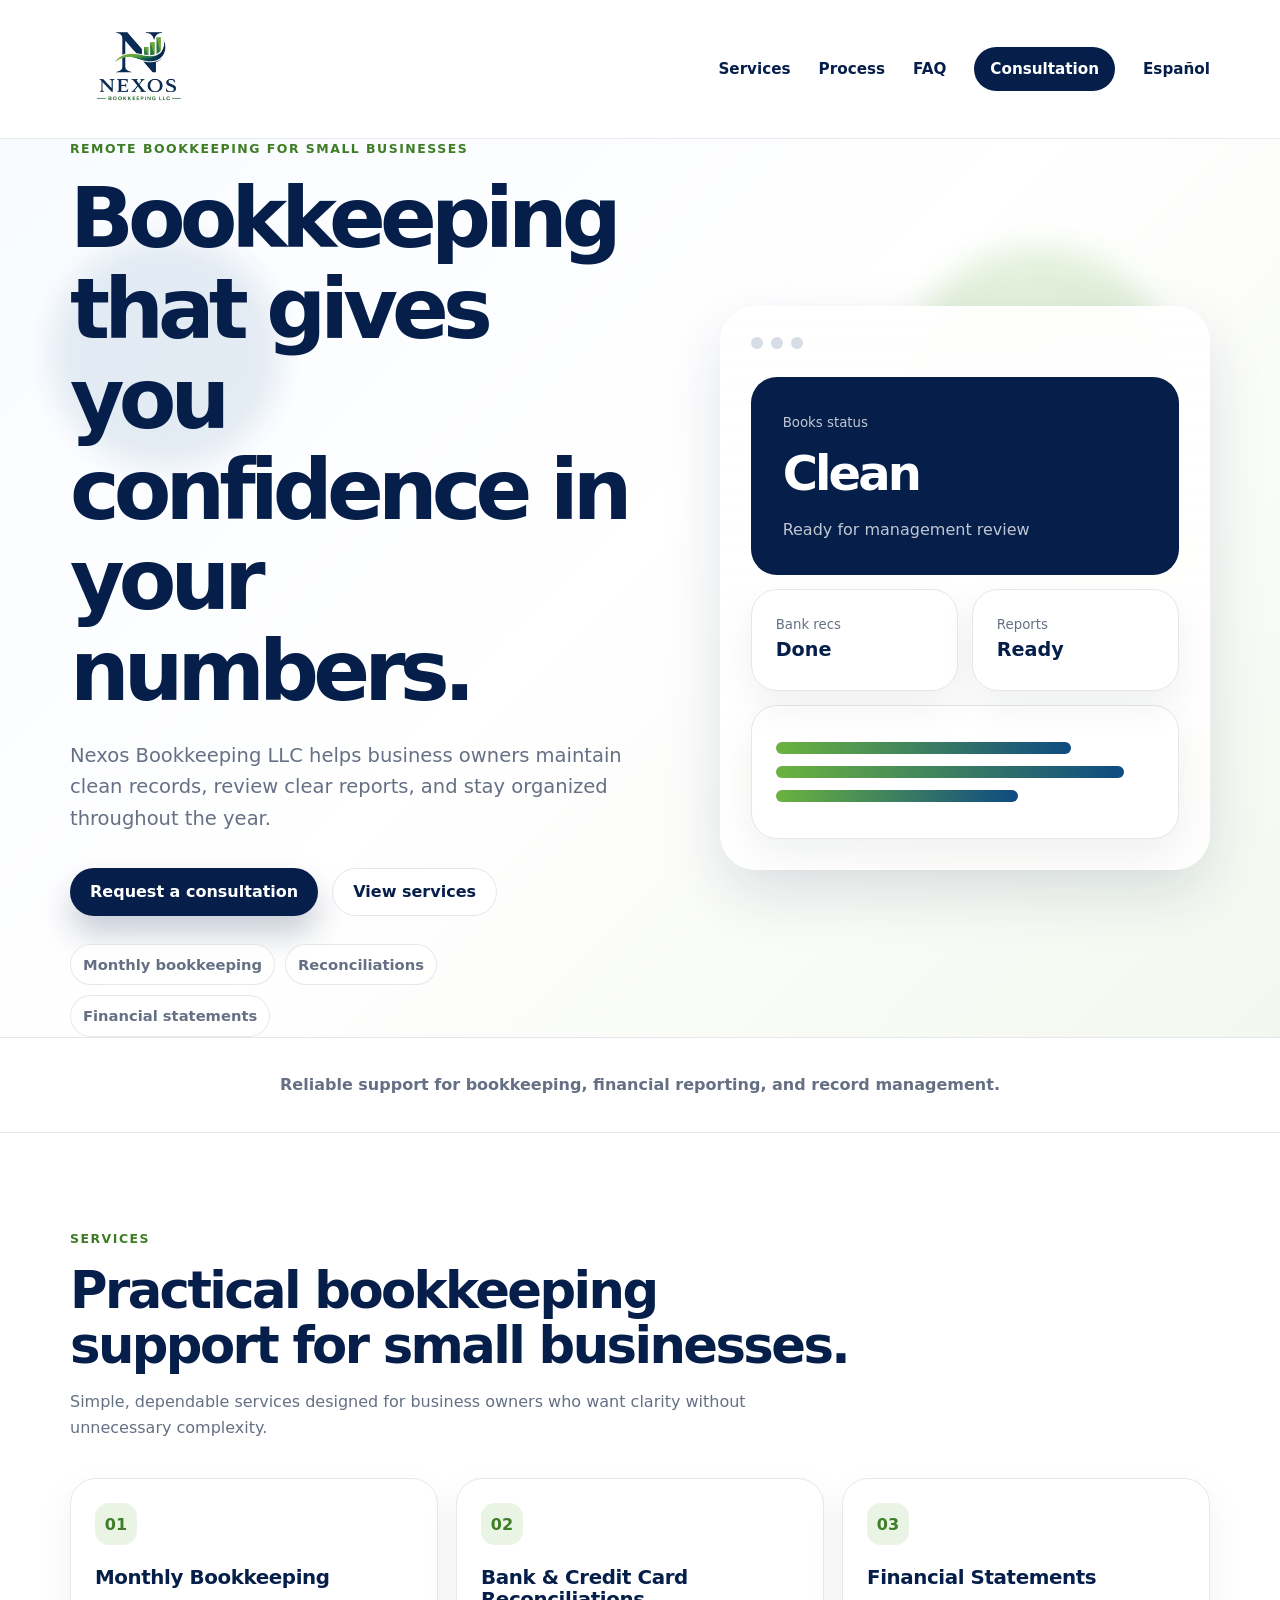
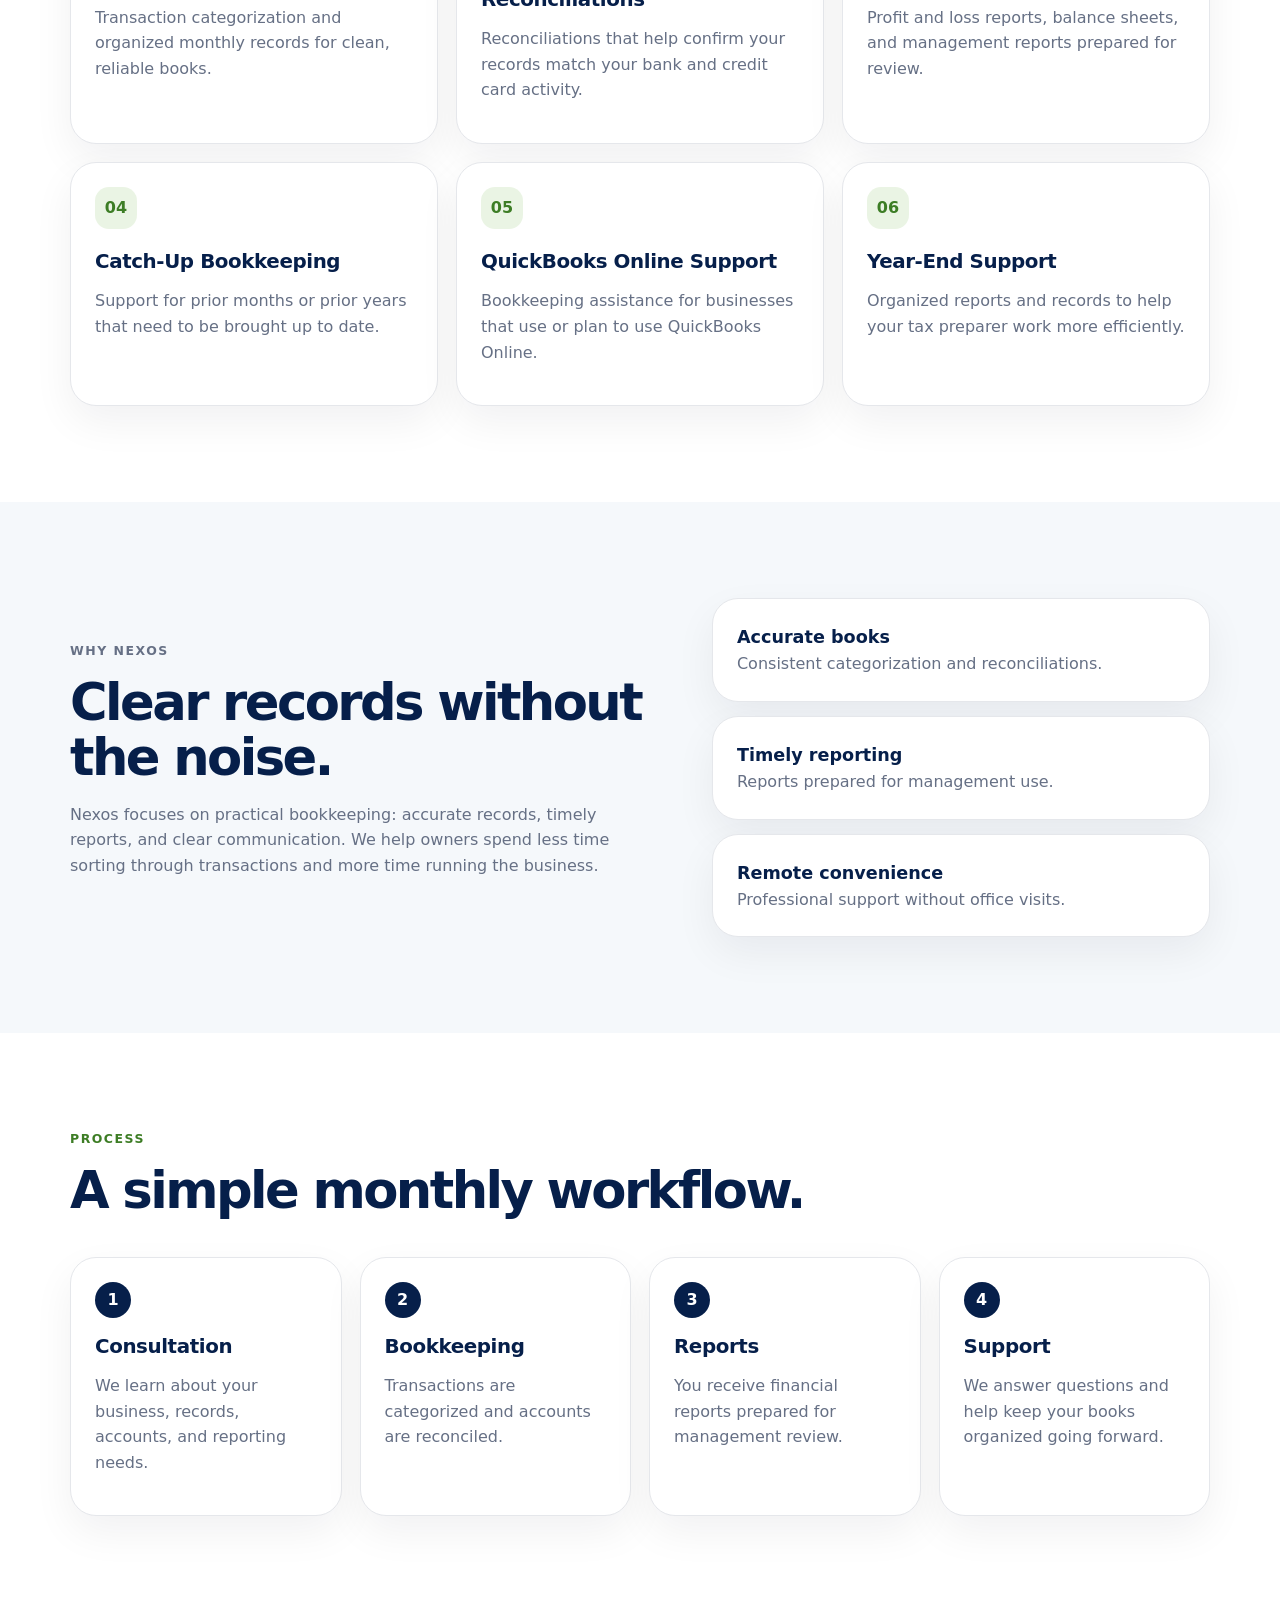
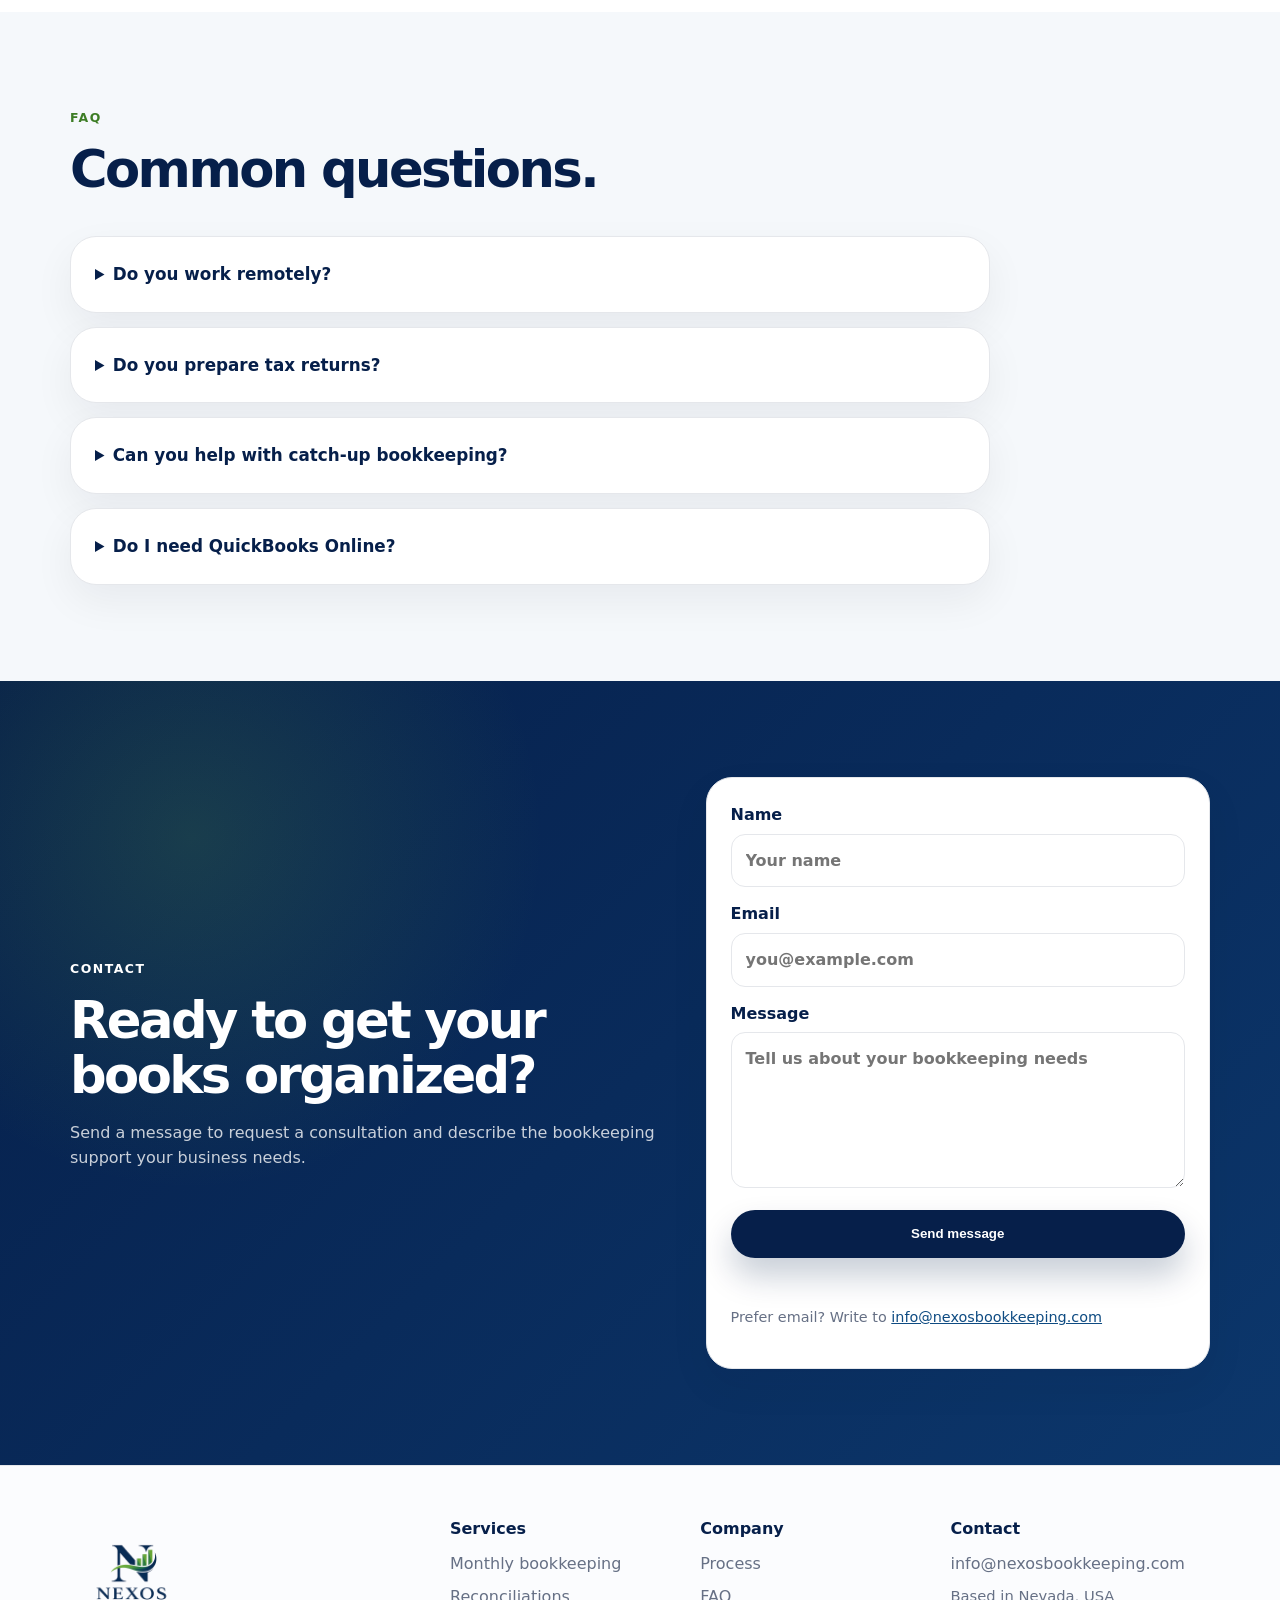
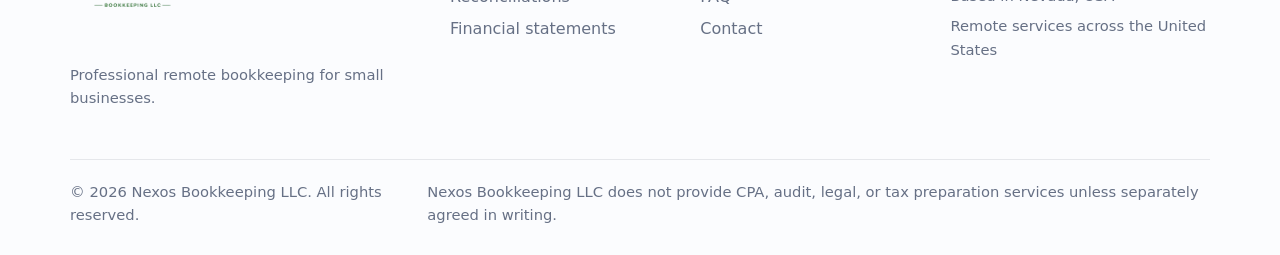
<file: index.html>
<!doctype html>
<html lang="en">
<head>
  <meta charset="utf-8">
  <meta name="viewport" content="width=device-width, initial-scale=1">
  <title>Nexos Bookkeeping LLC | Remote Bookkeeping for Small Businesses</title>
  <meta name="description" content="Remote bookkeeping for small businesses. Monthly bookkeeping, reconciliations, financial statements, catch-up bookkeeping, and year-end support.">
  <meta name="theme-color" content="#061f4a">
  <meta property="og:title" content="Nexos Bookkeeping LLC">
  <meta property="og:description" content="Professional remote bookkeeping for small businesses.">
  <meta property="og:type" content="website">
  <meta property="og:url" content="https://nexosbookkeeping.com">
  <meta property="og:image" content="https://nexosbookkeeping.com/logo.png">
  <link rel="icon" href="favicon.png">
  <link rel="stylesheet" href="styles.css">
  <script type="application/ld+json">
  {
    "@context": "https://schema.org",
    "@type": "AccountingService",
    "name": "Nexos Bookkeeping LLC",
    "url": "https://nexosbookkeeping.com",
    "email": "info@nexosbookkeeping.com",
    "areaServed": "United States",
    "address": {
      "@type": "PostalAddress",
      "addressRegion": "NV",
      "addressCountry": "US"
    },
    "description": "Remote bookkeeping services for small businesses."
  }
  </script>
<link rel="canonical" href="https://nexosbookkeeping.com/">
<link rel="alternate" hreflang="en" href="https://nexosbookkeeping.com/">
<link rel="alternate" hreflang="es" href="https://nexosbookkeeping.com/es.html">
<link rel="alternate" hreflang="x-default" href="https://nexosbookkeeping.com/">
</head>
<body>
  <header class="site-header">
    <div class="container nav">
      <a class="brand" href="#top" aria-label="Nexos Bookkeeping LLC home">
        <img src="logo.png" alt="Nexos Bookkeeping LLC logo">
      </a>
      <button class="menu-button" id="menuButton" aria-label="Open navigation">Menu</button>
      <nav id="navLinks">
        <a href="#services">Services</a>
        <a href="#process">Process</a>
        <a href="#faq">FAQ</a>
        <a href="#contact" class="nav-cta">Consultation</a>
        <a href="es.html">Español</a>
      </nav>
    </div>
  </header>

  <main id="top">
    <section class="hero">
      <div class="orb orb-one"></div>
      <div class="orb orb-two"></div>
      <div class="container hero-grid">
        <div class="hero-copy reveal">
          <p class="eyebrow">Remote bookkeeping for small businesses</p>
          <h1>Bookkeeping that gives you confidence in your numbers.</h1>
          <p class="lead">
            Nexos Bookkeeping LLC helps business owners maintain clean records, review clear reports,
            and stay organized throughout the year.
          </p>
          <div class="hero-actions">
            <a class="button primary" href="#contact">Request a consultation</a>
            <a class="button secondary" href="#services">View services</a>
          </div>
          <div class="trust-pills" aria-label="Key services">
            <span>Monthly bookkeeping</span>
            <span>Reconciliations</span>
            <span>Financial statements</span>
          </div>
        </div>

        <aside class="insight-card reveal" aria-label="Bookkeeping status preview">
          <div class="window-dots"><span></span><span></span><span></span></div>
          <div class="status-card">
            <small>Books status</small>
            <strong>Clean</strong>
            <p>Ready for management review</p>
          </div>
          <div class="insight-grid">
            <div>
              <small>Bank recs</small>
              <strong>Done</strong>
            </div>
            <div>
              <small>Reports</small>
              <strong>Ready</strong>
            </div>
          </div>
          <div class="progress-list">
            <span></span>
            <span></span>
            <span></span>
          </div>
        </aside>
      </div>
    </section>

    <section class="statement-strip">
      <div class="container">
        <p>Reliable support for bookkeeping, financial reporting, and record management.</p>
      </div>
    </section>

    <section class="section" id="services">
      <div class="container">
        <div class="section-heading reveal">
          <p class="eyebrow">Services</p>
          <h2>Practical bookkeeping support for small businesses.</h2>
          <p>Simple, dependable services designed for business owners who want clarity without unnecessary complexity.</p>
        </div>

        <div class="service-grid">
          <article class="service-card reveal">
            <span class="service-number">01</span>
            <h3>Monthly Bookkeeping</h3>
            <p>Transaction categorization and organized monthly records for clean, reliable books.</p>
          </article>
          <article class="service-card reveal">
            <span class="service-number">02</span>
            <h3>Bank & Credit Card Reconciliations</h3>
            <p>Reconciliations that help confirm your records match your bank and credit card activity.</p>
          </article>
          <article class="service-card reveal">
            <span class="service-number">03</span>
            <h3>Financial Statements</h3>
            <p>Profit and loss reports, balance sheets, and management reports prepared for review.</p>
          </article>
          <article class="service-card reveal">
            <span class="service-number">04</span>
            <h3>Catch-Up Bookkeeping</h3>
            <p>Support for prior months or prior years that need to be brought up to date.</p>
          </article>
          <article class="service-card reveal">
            <span class="service-number">05</span>
            <h3>QuickBooks Online Support</h3>
            <p>Bookkeeping assistance for businesses that use or plan to use QuickBooks Online.</p>
          </article>
          <article class="service-card reveal">
            <span class="service-number">06</span>
            <h3>Year-End Support</h3>
            <p>Organized reports and records to help your tax preparer work more efficiently.</p>
          </article>
        </div>
      </div>
    </section>

    <section class="section soft">
      <div class="container split">
        <div class="reveal">
          <p class="eyebrow">Why Nexos</p>
          <h2>Clear records without the noise.</h2>
          <p>
            Nexos focuses on practical bookkeeping: accurate records, timely reports, and clear communication.
            We help owners spend less time sorting through transactions and more time running the business.
          </p>
        </div>
        <div class="feature-stack reveal">
          <div>
            <strong>Accurate books</strong>
            <span>Consistent categorization and reconciliations.</span>
          </div>
          <div>
            <strong>Timely reporting</strong>
            <span>Reports prepared for management use.</span>
          </div>
          <div>
            <strong>Remote convenience</strong>
            <span>Professional support without office visits.</span>
          </div>
        </div>
      </div>
    </section>

    <section class="section" id="process">
      <div class="container">
        <div class="section-heading reveal">
          <p class="eyebrow">Process</p>
          <h2>A simple monthly workflow.</h2>
        </div>
        <div class="process-grid">
          <div class="process-card reveal">
            <span>1</span>
            <h3>Consultation</h3>
            <p>We learn about your business, records, accounts, and reporting needs.</p>
          </div>
          <div class="process-card reveal">
            <span>2</span>
            <h3>Bookkeeping</h3>
            <p>Transactions are categorized and accounts are reconciled.</p>
          </div>
          <div class="process-card reveal">
            <span>3</span>
            <h3>Reports</h3>
            <p>You receive financial reports prepared for management review.</p>
          </div>
          <div class="process-card reveal">
            <span>4</span>
            <h3>Support</h3>
            <p>We answer questions and help keep your books organized going forward.</p>
          </div>
        </div>
      </div>
    </section>

    <section class="section soft" id="faq">
      <div class="container">
        <div class="section-heading reveal">
          <p class="eyebrow">FAQ</p>
          <h2>Common questions.</h2>
        </div>
        <div class="faq-list">
          <details class="reveal">
            <summary>Do you work remotely?</summary>
            <p>Yes. Nexos provides remote bookkeeping services for small businesses.</p>
          </details>
          <details class="reveal">
            <summary>Do you prepare tax returns?</summary>
            <p>No. Nexos Bookkeeping LLC does not provide tax preparation unless separately agreed in writing.</p>
          </details>
          <details class="reveal">
            <summary>Can you help with catch-up bookkeeping?</summary>
            <p>Yes. We can help bring prior months or prior years of records up to date.</p>
          </details>
          <details class="reveal">
            <summary>Do I need QuickBooks Online?</summary>
            <p>Not always. We can discuss the best workflow for your business during the consultation.</p>
          </details>
        </div>
      </div>
    </section>

    <section class="contact-section" id="contact">
      <div class="container contact-grid reveal">
        <div>
          <p class="eyebrow light">Contact</p>
          <h2>Ready to get your books organized?</h2>
          <p>Send a message to request a consultation and describe the bookkeeping support your business needs.</p>
        </div>

        <form class="contact-form" id="contactForm" action="https://formspree.io/f/meebbgje" method="POST" onsubmit="submitContactForm(event)">
          <label>
            Name
            <input name="name" type="text" placeholder="Your name" required>
          </label>
          <label>
            Email
            <input name="email" type="email" placeholder="you@example.com" required>
          </label>
          <label>
            Message
            <textarea name="message" rows="5" placeholder="Tell us about your bookkeeping needs" required></textarea>
          </label>

          <input type="hidden" name="_subject" value="New website inquiry from Nexos Bookkeeping">
          <button class="button primary full" id="contactSubmit" type="submit">Send message</button>
          <p class="form-status" id="formStatus" aria-live="polite"></p>

          <p class="form-note">
            Prefer email? Write to <a href="mailto:info@nexosbookkeeping.com">info@nexosbookkeeping.com</a>
          </p>
        </form>
      </div>
    </section>
  </main>

  <footer>
    <div class="container footer-grid">
      <div>
        <img src="logo.png" alt="Nexos Bookkeeping LLC logo" class="footer-logo">
        <p>Professional remote bookkeeping for small businesses.</p>
      </div>
      <div>
        <h4>Services</h4>
        <a href="#services">Monthly bookkeeping</a>
        <a href="#services">Reconciliations</a>
        <a href="#services">Financial statements</a>
      </div>
      <div>
        <h4>Company</h4>
        <a href="#process">Process</a>
        <a href="#faq">FAQ</a>
        <a href="#contact">Contact</a>
      </div>
      <div>
        <h4>Contact</h4>
        <a href="mailto:info@nexosbookkeeping.com">info@nexosbookkeeping.com</a>
        <span>Based in Nevada, USA</span>
        <span>Remote services across the United States</span>
      </div>
    </div>
    <div class="container disclaimer">
      <p>© <span id="year"></span> Nexos Bookkeeping LLC. All rights reserved.</p>
      <p>Nexos Bookkeeping LLC does not provide CPA, audit, legal, or tax preparation services unless separately agreed in writing.</p>
    </div>
  </footer>
<script>
async function submitContactForm(event) {
  event.preventDefault();

  const form = document.getElementById("contactForm");
  const button = document.getElementById("contactSubmit");
  const status = document.getElementById("formStatus");

  button.disabled = true;
  button.textContent = "Sending...";
  status.textContent = "";
  status.className = "form-status";

  try {
    const response = await fetch(form.action, {
      method: "POST",
      body: new FormData(form),
      headers: {
        "Accept": "application/json"
      }
    });

    if (response.ok) {
      form.reset();
      status.textContent = "✓ Thank you! Your message has been sent successfully.";
      status.classList.add("success");
      button.textContent = "Message sent";

      setTimeout(function () {
        button.disabled = false;
        button.textContent = "Send message";
      }, 2500);
    } else {
      throw new Error();
    }
  } catch (error) {
    status.textContent = "Something went wrong. Please email info@nexosbookkeeping.com.";
    status.classList.add("error");
    button.disabled = false;
    button.textContent = "Send message";
  }

  return false;
}
</script>
</script>
<script src="script.js"></script>
</body>
</html>
</file>
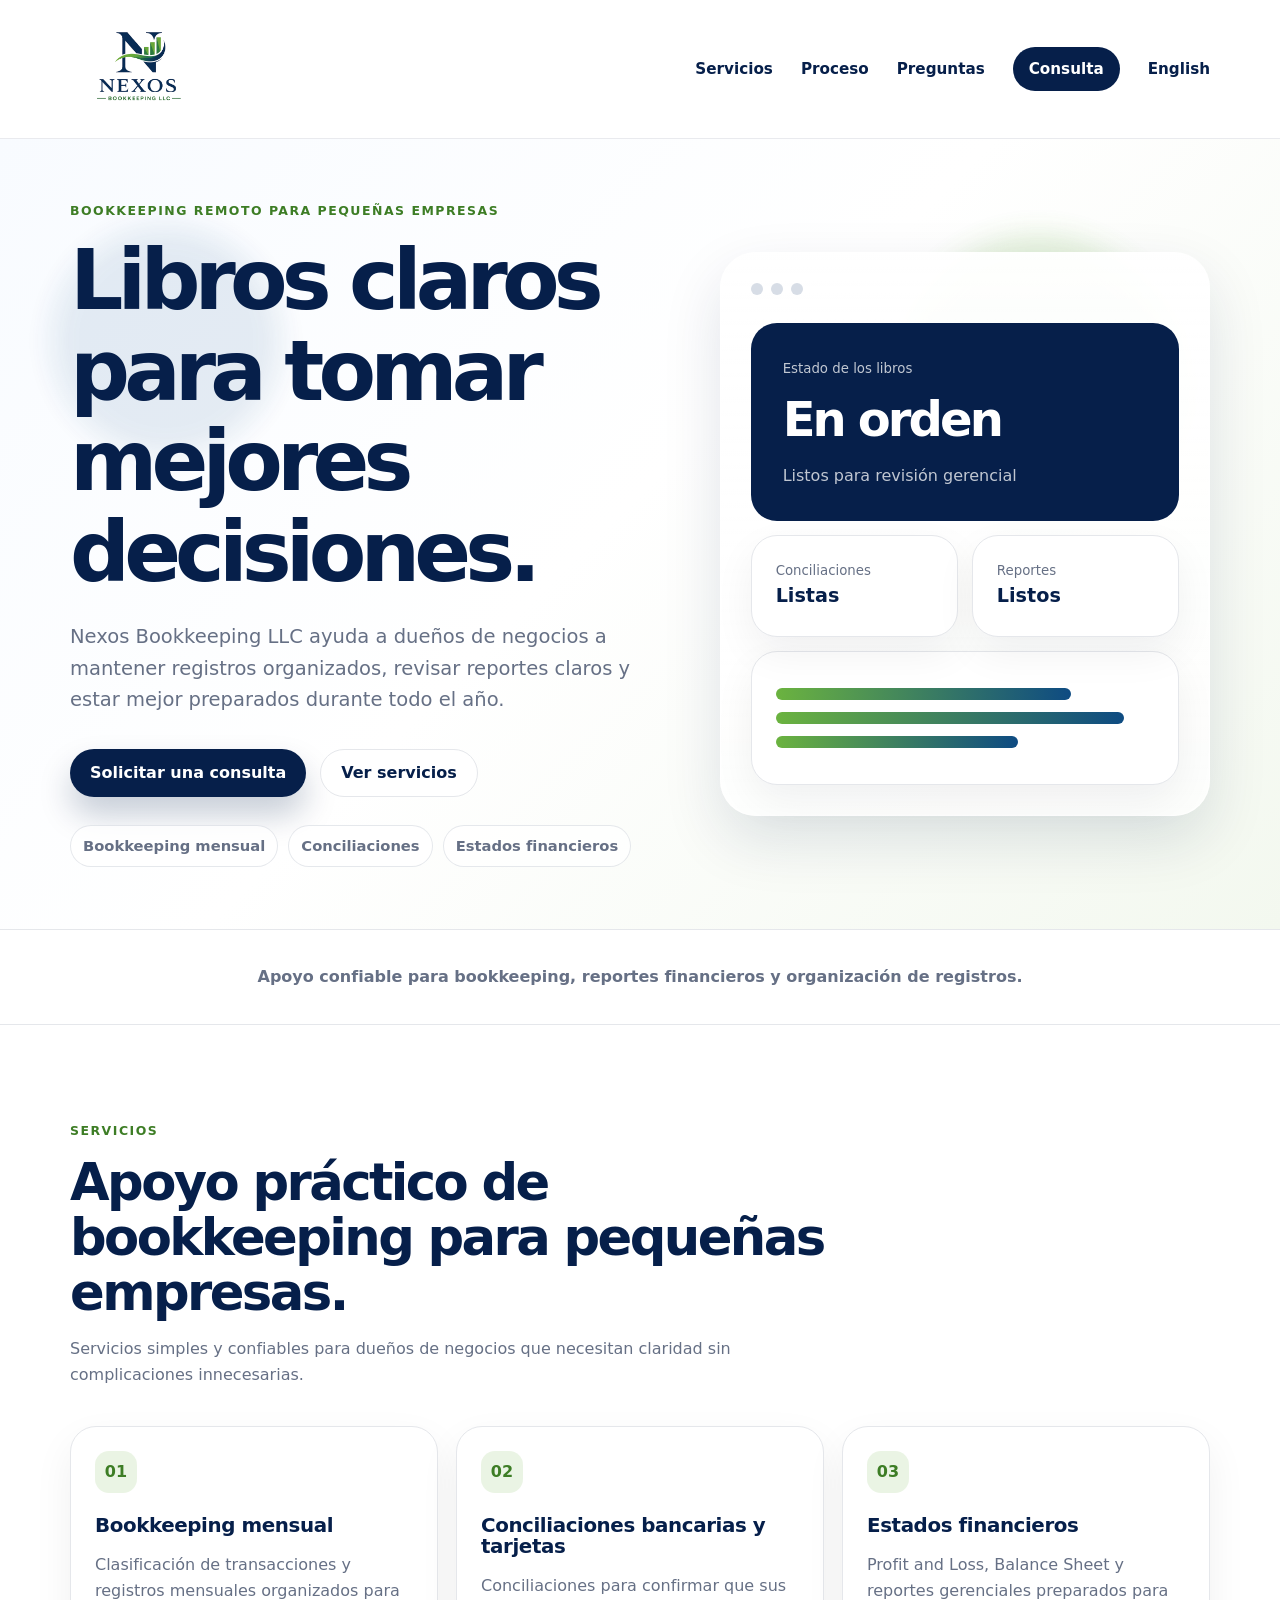
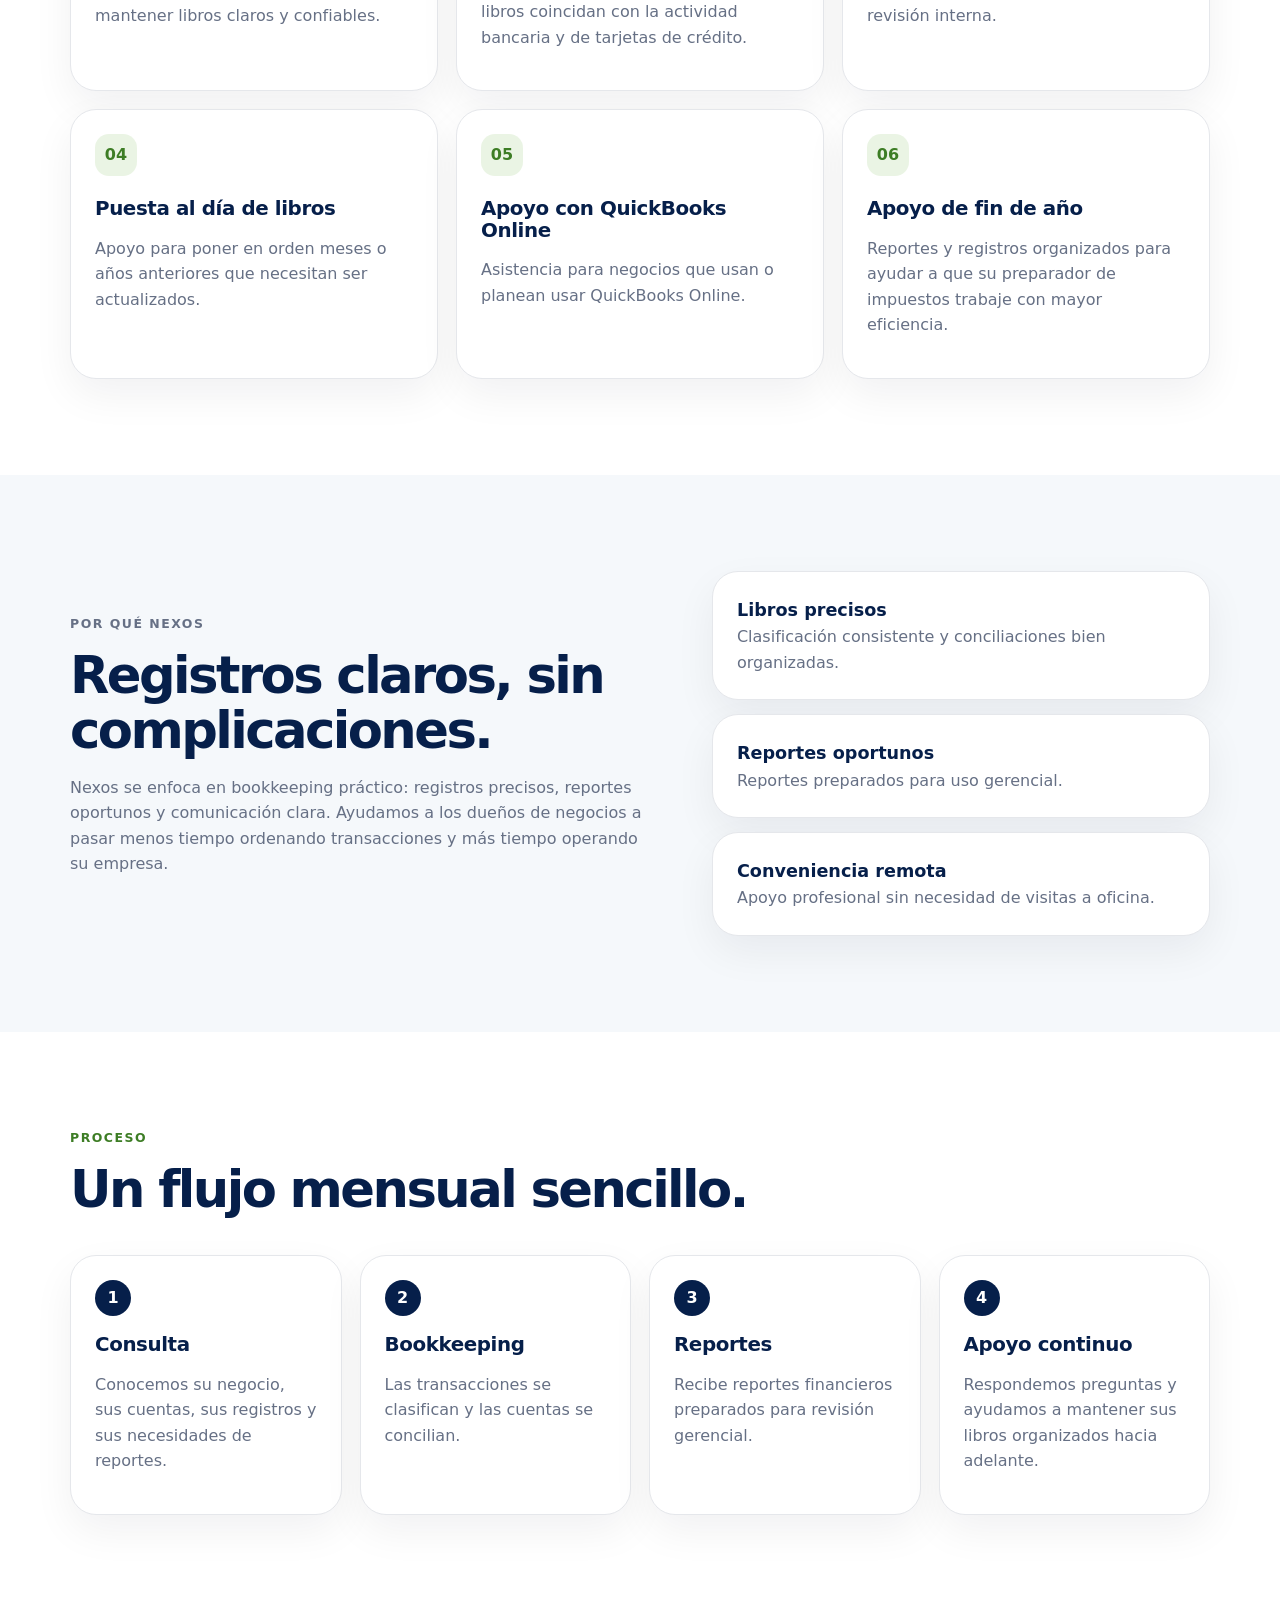
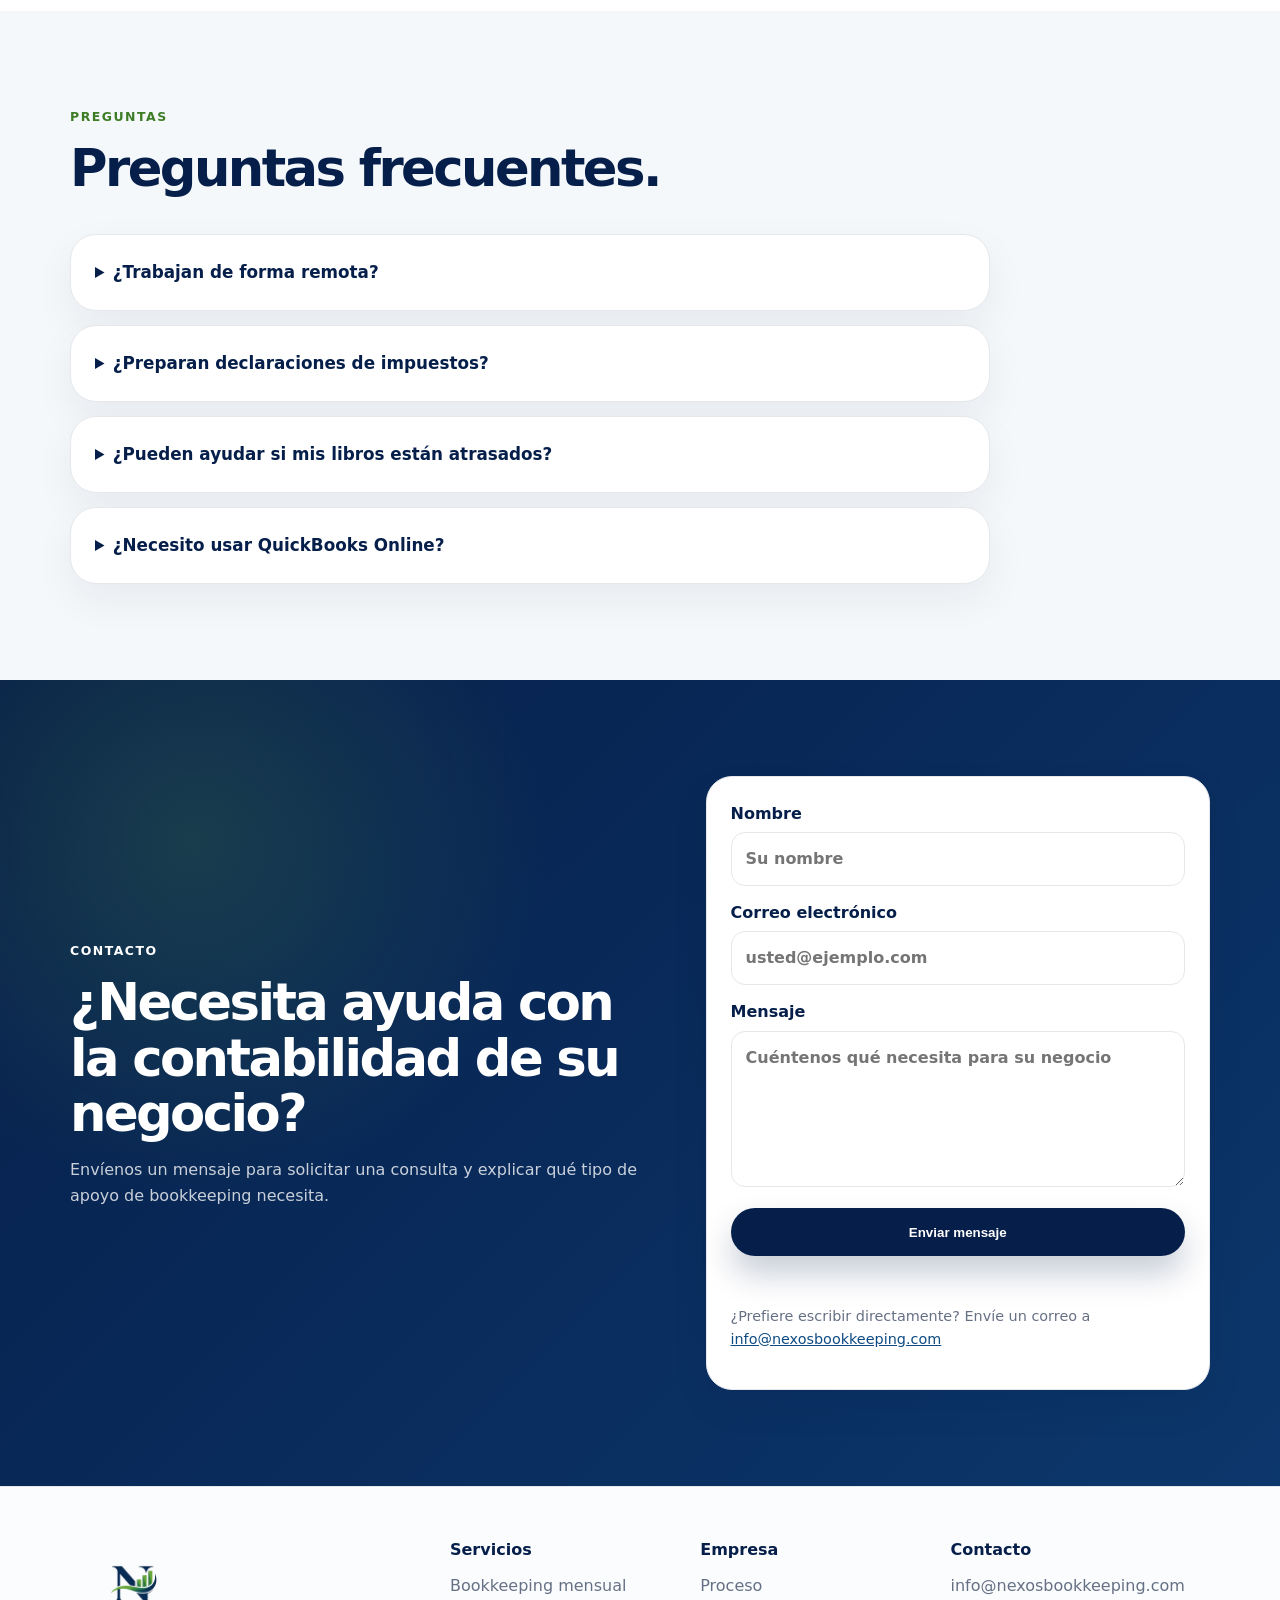
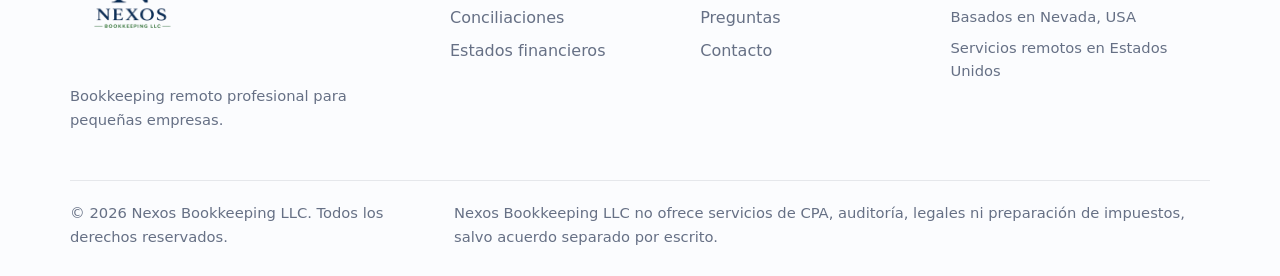
<file: es.html>
<!doctype html>
<html lang="es">
<head>
  <meta charset="utf-8">
  <meta name="viewport" content="width=device-width, initial-scale=1">
  <title>Nexos Bookkeeping LLC | Bookkeeping para pequeñas empresas</title>
  <meta name="description" content="Servicios remotos de bookkeeping para pequeñas empresas. Contabilidad mensual, conciliaciones bancarias, estados financieros, puesta al día de libros y apoyo de fin de año.">
  <meta name="theme-color" content="#061f4a">
  <meta property="og:title" content="Nexos Bookkeeping LLC">
  <meta property="og:description" content="Bookkeeping profesional para pequeñas empresas en Estados Unidos.">
  <meta property="og:type" content="website">
  <meta property="og:url" content="https://nexosbookkeeping.com/es.html">
  <meta property="og:image" content="https://nexosbookkeeping.com/logo.png">
  <link rel="icon" href="favicon.png">
  <link rel="stylesheet" href="styles.css">
  <link rel="canonical" href="https://nexosbookkeeping.com/es.html">
  <link rel="alternate" hreflang="en" href="https://nexosbookkeeping.com/">
  <link rel="alternate" hreflang="es" href="https://nexosbookkeeping.com/es.html">
  <link rel="alternate" hreflang="x-default" href="https://nexosbookkeeping.com/">
</head>
<body>
  <header class="site-header">
    <div class="container nav">
      <a class="brand" href="#top" aria-label="Inicio de Nexos Bookkeeping LLC">
        <img src="logo.png" alt="Logo de Nexos Bookkeeping LLC">
      </a>
      <button class="menu-button" id="menuButton" aria-label="Abrir navegación">Menú</button>
      <nav id="navLinks">
        <a href="#services">Servicios</a>
        <a href="#process">Proceso</a>
        <a href="#faq">Preguntas</a>
        <a href="#contact" class="nav-cta">Consulta</a>
        <a href="index.html">English</a>
      </nav>
    </div>
  </header>

  <main id="top">
    <section class="hero">
      <div class="orb orb-one"></div>
      <div class="orb orb-two"></div>
      <div class="container hero-grid">
        <div class="hero-copy reveal">
          <p class="eyebrow">Bookkeeping remoto para pequeñas empresas</p>
          <h1>Libros claros para tomar mejores decisiones.</h1>
          <p class="lead">Nexos Bookkeeping LLC ayuda a dueños de negocios a mantener registros organizados, revisar reportes claros y estar mejor preparados durante todo el año.</p>
          <div class="hero-actions">
            <a class="button primary" href="#contact">Solicitar una consulta</a>
            <a class="button secondary" href="#services">Ver servicios</a>
          </div>
          <div class="trust-pills" aria-label="Servicios principales">
            <span>Bookkeeping mensual</span>
            <span>Conciliaciones</span>
            <span>Estados financieros</span>
          </div>
        </div>

        <aside class="insight-card reveal" aria-label="Vista previa del estado de los libros">
          <div class="window-dots"><span></span><span></span><span></span></div>
          <div class="status-card">
            <small>Estado de los libros</small>
            <strong>En orden</strong>
            <p>Listos para revisión gerencial</p>
          </div>
          <div class="insight-grid">
            <div><small>Conciliaciones</small><strong>Listas</strong></div>
            <div><small>Reportes</small><strong>Listos</strong></div>
          </div>
          <div class="progress-list"><span></span><span></span><span></span></div>
        </aside>
      </div>
    </section>

    <section class="statement-strip">
      <div class="container"><p>Apoyo confiable para bookkeeping, reportes financieros y organización de registros.</p></div>
    </section>

    <section class="section" id="services">
      <div class="container">
        <div class="section-heading reveal">
          <p class="eyebrow">Servicios</p>
          <h2>Apoyo práctico de bookkeeping para pequeñas empresas.</h2>
          <p>Servicios simples y confiables para dueños de negocios que necesitan claridad sin complicaciones innecesarias.</p>
        </div>

        <div class="service-grid">
          <article class="service-card reveal"><span class="service-number">01</span><h3>Bookkeeping mensual</h3><p>Clasificación de transacciones y registros mensuales organizados para mantener libros claros y confiables.</p></article>
          <article class="service-card reveal"><span class="service-number">02</span><h3>Conciliaciones bancarias y tarjetas</h3><p>Conciliaciones para confirmar que sus libros coincidan con la actividad bancaria y de tarjetas de crédito.</p></article>
          <article class="service-card reveal"><span class="service-number">03</span><h3>Estados financieros</h3><p>Profit and Loss, Balance Sheet y reportes gerenciales preparados para revisión interna.</p></article>
          <article class="service-card reveal"><span class="service-number">04</span><h3>Puesta al día de libros</h3><p>Apoyo para poner en orden meses o años anteriores que necesitan ser actualizados.</p></article>
          <article class="service-card reveal"><span class="service-number">05</span><h3>Apoyo con QuickBooks Online</h3><p>Asistencia para negocios que usan o planean usar QuickBooks Online.</p></article>
          <article class="service-card reveal"><span class="service-number">06</span><h3>Apoyo de fin de año</h3><p>Reportes y registros organizados para ayudar a que su preparador de impuestos trabaje con mayor eficiencia.</p></article>
        </div>
      </div>
    </section>

    <section class="section soft">
      <div class="container split">
        <div class="reveal">
          <p class="eyebrow">Por qué Nexos</p>
          <h2>Registros claros, sin complicaciones.</h2>
          <p>Nexos se enfoca en bookkeeping práctico: registros precisos, reportes oportunos y comunicación clara. Ayudamos a los dueños de negocios a pasar menos tiempo ordenando transacciones y más tiempo operando su empresa.</p>
        </div>
        <div class="feature-stack reveal">
          <div><strong>Libros precisos</strong><span>Clasificación consistente y conciliaciones bien organizadas.</span></div>
          <div><strong>Reportes oportunos</strong><span>Reportes preparados para uso gerencial.</span></div>
          <div><strong>Conveniencia remota</strong><span>Apoyo profesional sin necesidad de visitas a oficina.</span></div>
        </div>
      </div>
    </section>

    <section class="section" id="process">
      <div class="container">
        <div class="section-heading reveal"><p class="eyebrow">Proceso</p><h2>Un flujo mensual sencillo.</h2></div>
        <div class="process-grid">
          <div class="process-card reveal"><span>1</span><h3>Consulta</h3><p>Conocemos su negocio, sus cuentas, sus registros y sus necesidades de reportes.</p></div>
          <div class="process-card reveal"><span>2</span><h3>Bookkeeping</h3><p>Las transacciones se clasifican y las cuentas se concilian.</p></div>
          <div class="process-card reveal"><span>3</span><h3>Reportes</h3><p>Recibe reportes financieros preparados para revisión gerencial.</p></div>
          <div class="process-card reveal"><span>4</span><h3>Apoyo continuo</h3><p>Respondemos preguntas y ayudamos a mantener sus libros organizados hacia adelante.</p></div>
        </div>
      </div>
    </section>

    <section class="section soft" id="faq">
      <div class="container">
        <div class="section-heading reveal"><p class="eyebrow">Preguntas</p><h2>Preguntas frecuentes.</h2></div>
        <div class="faq-list">
          <details class="reveal"><summary>¿Trabajan de forma remota?</summary><p>Sí. Nexos ofrece servicios remotos de bookkeeping para pequeñas empresas.</p></details>
          <details class="reveal"><summary>¿Preparan declaraciones de impuestos?</summary><p>No. Nexos Bookkeeping LLC no prepara declaraciones de impuestos, salvo que se acuerde por escrito por separado.</p></details>
          <details class="reveal"><summary>¿Pueden ayudar si mis libros están atrasados?</summary><p>Sí. Podemos ayudar a poner al día meses o años anteriores.</p></details>
          <details class="reveal"><summary>¿Necesito usar QuickBooks Online?</summary><p>No siempre. Podemos conversar sobre el mejor flujo de trabajo para su negocio durante la consulta.</p></details>
        </div>
      </div>
    </section>

    <section class="contact-section" id="contact">
      <div class="container contact-grid reveal">
        <div>
          <p class="eyebrow light">Contacto</p>
          <h2>¿Necesita ayuda con la contabilidad de su negocio?</h2>
          <p>Envíenos un mensaje para solicitar una consulta y explicar qué tipo de apoyo de bookkeeping necesita.</p>
        </div>

        <form class="contact-form" id="contactForm" action="https://formspree.io/f/meebbgje" method="POST" onsubmit="submitContactForm(event)">
          <label>Nombre<input name="name" type="text" placeholder="Su nombre" required></label>
          <label>Correo electrónico<input name="email" type="email" placeholder="usted@ejemplo.com" required></label>
          <label>Mensaje<textarea name="message" rows="5" placeholder="Cuéntenos qué necesita para su negocio" required></textarea></label>
          <input type="hidden" name="_subject" value="New Spanish website inquiry from Nexos Bookkeeping">
          <button class="button primary full" id="contactSubmit" type="submit">Enviar mensaje</button>
          <p class="form-status" id="formStatus" aria-live="polite"></p>
          <p class="form-note">¿Prefiere escribir directamente? Envíe un correo a <a href="mailto:info@nexosbookkeeping.com">info@nexosbookkeeping.com</a></p>
        </form>
      </div>
    </section>
  </main>

  <footer>
    <div class="container footer-grid">
      <div><img src="logo.png" alt="Logo de Nexos Bookkeeping LLC" class="footer-logo"><p>Bookkeeping remoto profesional para pequeñas empresas.</p></div>
      <div><h4>Servicios</h4><a href="#services">Bookkeeping mensual</a><a href="#services">Conciliaciones</a><a href="#services">Estados financieros</a></div>
      <div><h4>Empresa</h4><a href="#process">Proceso</a><a href="#faq">Preguntas</a><a href="#contact">Contacto</a></div>
      <div><h4>Contacto</h4><a href="mailto:info@nexosbookkeeping.com">info@nexosbookkeeping.com</a><span>Basados en Nevada, USA</span><span>Servicios remotos en Estados Unidos</span></div>
    </div>
    <div class="container disclaimer">
      <p>© <span id="year"></span> Nexos Bookkeeping LLC. Todos los derechos reservados.</p>
      <p>Nexos Bookkeeping LLC no ofrece servicios de CPA, auditoría, legales ni preparación de impuestos, salvo acuerdo separado por escrito.</p>
    </div>
  </footer>

  <script>
  async function submitContactForm(event) {
    event.preventDefault();
    const form = document.getElementById("contactForm");
    const button = document.getElementById("contactSubmit");
    const status = document.getElementById("formStatus");
    button.disabled = true;
    button.textContent = "Enviando...";
    status.textContent = "";
    status.className = "form-status";
    try {
      const response = await fetch(form.action, { method: "POST", body: new FormData(form), headers: { "Accept": "application/json" } });
      if (response.ok) {
        form.reset();
        status.textContent = "✓ Gracias. Su mensaje fue enviado correctamente.";
        status.classList.add("success");
        button.textContent = "Mensaje enviado";
        setTimeout(function () { button.disabled = false; button.textContent = "Enviar mensaje"; }, 2500);
      } else { throw new Error(); }
    } catch (error) {
      status.textContent = "Algo salió mal. Por favor escriba directamente a info@nexosbookkeeping.com.";
      status.classList.add("error");
      button.disabled = false;
      button.textContent = "Enviar mensaje";
    }
    return false;
  }
  </script>
  <script src="script.js"></script>
</body>
</html>
</file>
<file: styles.css>
:root{
  --navy:#061f4a;
  --blue:#0e4b82;
  --green:#6bb33f;
  --green-dark:#3d7d25;
  --ink:#142033;
  --muted:#667085;
  --line:#e5e7eb;
  --soft:#f5f8fb;
  --white:#ffffff;
  --shadow:0 24px 60px rgba(6,31,74,.12);
}
*{box-sizing:border-box}
html{scroll-behavior:smooth}
body{
  margin:0;
  font-family:Inter,ui-sans-serif,system-ui,-apple-system,BlinkMacSystemFont,"Segoe UI",Arial,sans-serif;
  color:var(--ink);
  background:var(--white);
  line-height:1.6;
}
.container{width:min(1140px,92%);margin:0 auto}
.site-header{
  position:sticky;top:0;z-index:100;
  background:rgba(255,255,255,.9);
  backdrop-filter:blur(16px);
  border-bottom:1px solid rgba(229,231,235,.85);
}
.nav{min-height:82px;display:flex;align-items:center;justify-content:space-between;gap:24px}
.brand img{width:138px;display:block}
nav{display:flex;align-items:center;gap:28px}
nav a{color:var(--navy);text-decoration:none;font-size:.95rem;font-weight:800}
.nav-cta{background:var(--navy);color:white!important;padding:10px 16px;border-radius:999px}
.menu-button{display:none;border:0;background:var(--navy);color:white;padding:10px 14px;border-radius:999px;font-weight:800}

.hero{
  position:relative;
  min-height:790px;
  display:flex;
  align-items:center;
  overflow:hidden;
  background:linear-gradient(135deg,#f8fbff 0%,#fff 48%,#f3f8ef 100%);
}
.orb{position:absolute;border-radius:50%;filter:blur(14px);opacity:.82}
.orb-one{right:8%;top:12%;width:280px;height:280px;background:rgba(107,179,63,.22)}
.orb-two{left:4%;top:11%;width:230px;height:230px;background:rgba(14,75,130,.12)}
.hero-grid{position:relative;display:grid;grid-template-columns:1.08fr .92fr;gap:74px;align-items:center}
.eyebrow{
  color:var(--green-dark);
  font-weight:900;
  text-transform:uppercase;
  letter-spacing:.12em;
  font-size:.78rem;
  margin:0 0 14px;
}
.eyebrow.light{color:#bde6a5}
h1,h2,h3{color:var(--navy);line-height:1.08;margin:0}
h1{font-size:clamp(3rem,6.55vw,5.35rem);letter-spacing:-.07em;max-width:900px}
h2{font-size:clamp(2rem,4vw,3.25rem);letter-spacing:-.05em}
h3{font-size:1.24rem;letter-spacing:-.02em}
.lead{font-size:1.22rem;color:var(--muted);max-width:690px;margin:24px 0 0}
.hero-actions{display:flex;flex-wrap:wrap;gap:14px;margin-top:34px}
.button{
  display:inline-flex;align-items:center;justify-content:center;
  min-height:48px;padding:0 20px;border-radius:999px;
  text-decoration:none;font-weight:850;border:0;cursor:pointer;
  transition:transform .2s ease,box-shadow .2s ease,background .2s ease;
}
.button:hover{transform:translateY(-2px)}
.primary{background:var(--navy);color:white;box-shadow:0 18px 32px rgba(6,31,74,.22)}
.secondary{border:1px solid var(--line);color:var(--navy);background:white}
.full{width:100%}
.trust-pills{display:flex;flex-wrap:wrap;gap:10px;margin-top:28px}
.trust-pills span{
  padding:8px 12px;border:1px solid rgba(6,31,74,.10);
  background:rgba(255,255,255,.75);
  border-radius:999px;color:var(--muted);font-size:.92rem;font-weight:750;
}
.insight-card{
  padding:30px;border-radius:36px;
  background:linear-gradient(180deg,rgba(255,255,255,.95),rgba(255,255,255,.78));
  border:1px solid rgba(255,255,255,.75);
  box-shadow:var(--shadow);
}
.window-dots{display:flex;gap:8px;margin-bottom:28px}
.window-dots span{width:12px;height:12px;border-radius:50%;background:#d7dde6}
.status-card{padding:32px;background:var(--navy);color:white;border-radius:26px}
.status-card small{opacity:.75}
.status-card strong{display:block;font-size:3rem;letter-spacing:-.06em}
.status-card p{margin:6px 0 0;color:rgba(255,255,255,.75)}
.insight-grid{display:grid;grid-template-columns:1fr 1fr;gap:14px;margin:14px 0}
.insight-grid div,.progress-list,.service-card,.process-card,.feature-stack div,details,.contact-form{
  background:white;border:1px solid var(--line);border-radius:26px;padding:24px;
  box-shadow:0 16px 42px rgba(16,24,40,.06);
}
.insight-grid small{display:block;color:var(--muted)}
.insight-grid strong{color:var(--navy);font-size:1.2rem}
.progress-list span{display:block;height:12px;background:linear-gradient(90deg,var(--green),var(--blue));border-radius:999px;margin:12px 0}
.progress-list span:nth-child(1){width:78%}
.progress-list span:nth-child(2){width:92%}
.progress-list span:nth-child(3){width:64%}
.statement-strip{padding:34px 0;border-block:1px solid var(--line);text-align:center;color:var(--muted);font-weight:800}
.statement-strip p{margin:0}
.section{padding:96px 0}
.soft{background:var(--soft)}
.section-heading{max-width:780px;margin-bottom:38px}
.section-heading p:not(.eyebrow),.split p,.service-card p,.process-card p,.feature-stack span,details p,.contact-grid p{color:var(--muted)}
.service-grid{display:grid;grid-template-columns:repeat(3,1fr);gap:18px}
.service-card{transition:transform .22s ease,box-shadow .22s ease}
.service-card:hover{transform:translateY(-5px);box-shadow:var(--shadow)}
.service-number{
  width:42px;height:42px;display:grid;place-items:center;
  background:rgba(107,179,63,.14);color:var(--green-dark);
  border-radius:14px;font-weight:900;margin-bottom:22px;
}
.split{display:grid;grid-template-columns:1fr .85fr;gap:56px;align-items:center}
.feature-stack{display:grid;gap:14px}
.feature-stack strong{display:block;color:var(--navy);font-size:1.1rem}
.process-grid{display:grid;grid-template-columns:repeat(4,1fr);gap:18px}
.process-card span{
  width:36px;height:36px;border-radius:50%;display:grid;place-items:center;
  background:var(--navy);color:white;font-weight:900;margin-bottom:18px;
}
.faq-list{display:grid;gap:14px;max-width:920px}
summary{cursor:pointer;color:var(--navy);font-weight:900;font-size:1.05rem}
details p{margin-bottom:0}
.contact-section{
  padding:96px 0;
  background:radial-gradient(circle at 15% 20%,rgba(107,179,63,.18),transparent 28%),linear-gradient(135deg,var(--navy),#0c376c);
}
.contact-grid{display:grid;grid-template-columns:1fr .85fr;gap:42px;align-items:center;color:white}
.contact-grid h2,.contact-grid .eyebrow{color:white}
.contact-grid p{color:rgba(255,255,255,.78)}
.contact-form{color:var(--ink)}
.contact-form label{display:block;font-weight:800;color:var(--navy);margin-bottom:14px}
.contact-form input,.contact-form textarea{
  width:100%;margin-top:6px;padding:13px 14px;border:1px solid var(--line);
  border-radius:14px;font:inherit;outline:none;
}
.contact-form input:focus,.contact-form textarea:focus{border-color:var(--blue);box-shadow:0 0 0 4px rgba(14,75,130,.09)}
.form-note{font-size:.9rem;color:var(--muted)!important}
.form-note a{color:var(--blue)}
footer{background:#fbfcfe;border-top:1px solid var(--line);padding:50px 0 28px}
.footer-grid{display:grid;grid-template-columns:1.6fr 1fr 1fr 1.2fr;gap:34px}
.footer-logo{width:125px}
.footer-grid p,.footer-grid span,.disclaimer{color:var(--muted);font-size:.92rem}
.footer-grid a{display:block;color:var(--muted);text-decoration:none;margin:7px 0}
.footer-grid h4{color:var(--navy);margin:0 0 10px}
.footer-grid span{display:block;margin:7px 0}
.disclaimer{margin-top:34px;display:flex;justify-content:space-between;gap:24px;border-top:1px solid var(--line);padding-top:20px}
.disclaimer p{margin:0}
.reveal{opacity:0;transform:translateY(18px);transition:opacity .7s ease,transform .7s ease}
.reveal.visible{opacity:1;transform:translateY(0)}

@media(max-width:900px){
  .hero{min-height:auto;padding:76px 0}
  .hero-grid,.split,.contact-grid{grid-template-columns:1fr}
  .service-grid{grid-template-columns:1fr 1fr}
  .process-grid{grid-template-columns:1fr 1fr}
  .footer-grid{grid-template-columns:1fr 1fr}
  .disclaimer{flex-direction:column;text-align:center}
}
@media(max-width:640px){
  .nav{min-height:74px}
  .menu-button{display:inline-flex}
  nav{
    position:fixed;top:74px;left:4%;right:4%;
    display:none;flex-direction:column;align-items:stretch;
    background:white;border:1px solid var(--line);border-radius:22px;
    padding:18px;box-shadow:var(--shadow)
  }
  nav.open{display:flex}
  .nav-cta{text-align:center}
  .service-grid,.process-grid,.insight-grid,.footer-grid{grid-template-columns:1fr}
  .section,.contact-section{padding:66px 0}
  h1{font-size:clamp(2.55rem,13vw,4.1rem)}
}
/* Form submission status */
.form-status {
  min-height: 22px;
  margin: 12px 0 0;
  font-size: 0.95rem;
  font-weight: 800;
}

.form-status.success {
  color: #2f7d32;
}

.form-status.error {
  color: #b42318;
}

.contact-form button:disabled {
  opacity: 0.75;
  cursor: not-allowed;
  transform: none;
}
</file>
